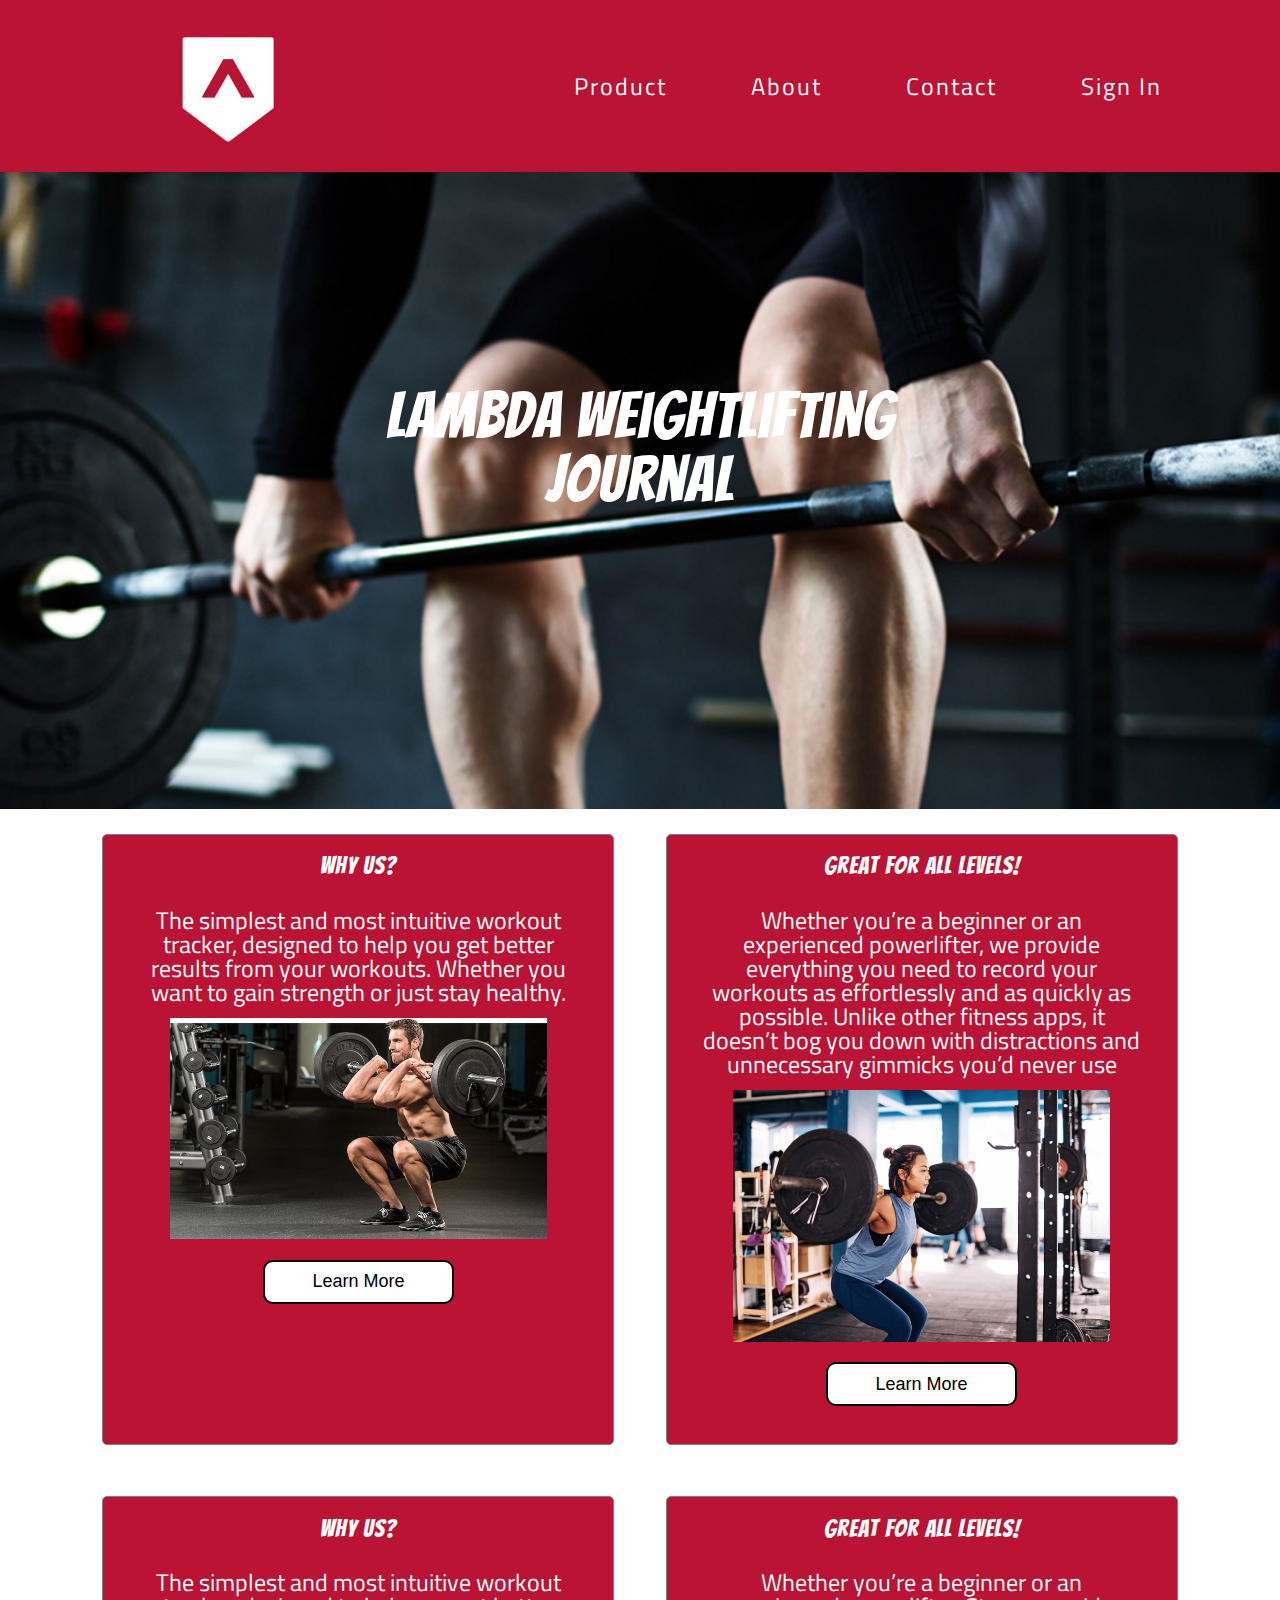
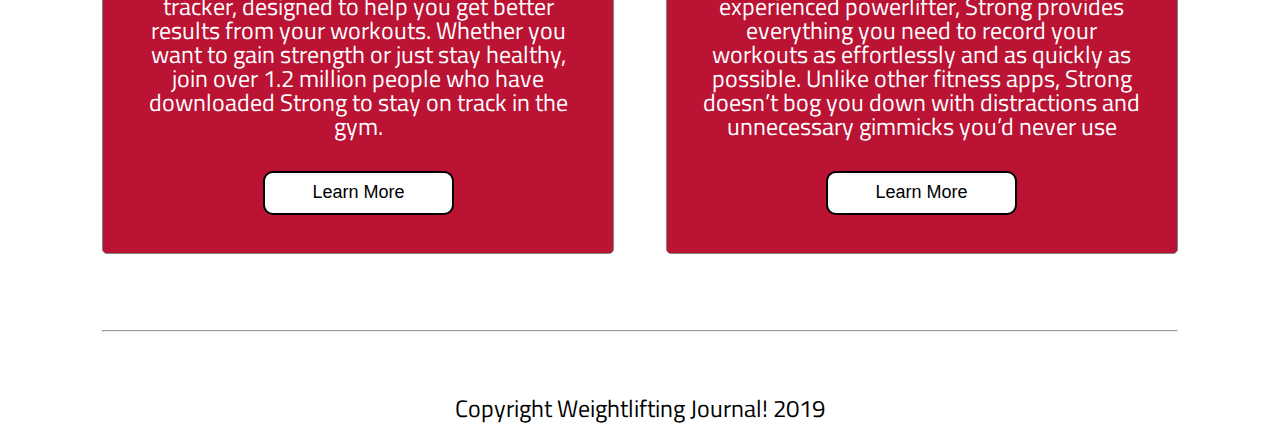
<file: index.html>
<!doctype html>

<html lang="en">
  <head>
    <meta charset="utf-8">
    <title>Lambda Lift</title>
    <link href="https://fonts.googleapis.com/css?family=Bangers|Titillium+Web" rel="stylesheet">
    <link rel="stylesheet" href="css/index.css">
  </head>

    <body class="services">

      <!-- NAV BAR -->
      <header class="nav">
        <nav>
            <a href="index.html"><img class="logo-link" src="img/Lambda.png" alt=""></a>

          <div class="nav-links">
            <a href="#">Product</a>
            <a href="#">About</a>
            <a href="">Contact</a>
            <a href="https://weight-lifiting-journal.netlify.com">Sign In</a>
          </div>
        </nav>
      </header>
      
    <section class="hero-section">

      <div class="services-info">
        <h1>Lambda Weightlifting Journal</h1>
      </div>
    </section>

    <section class="services-offered">
      <div class="service">
        <h2>Why Us?</h2>
        <p>The simplest and most intuitive workout tracker, designed to help you get better results from your workouts. Whether you want to gain strength or just stay healthy.</p>
        <img class="content-image" src="img/gym.jpg" alt="">
        <button>Learn More</button>
      </div>

      <div class="service">
        <h2>Great for all levels!</h2>
        <p>Whether you’re a beginner or an experienced powerlifter, we provide everything you need to record your workouts as effortlessly and as quickly as possible. Unlike other fitness apps, it doesn’t bog you down with distractions and unnecessary gimmicks you’d never use</p>
        <img class="content-image" src="img/gym2.jpg" alt="">
        <button>Learn More</button>
      </div>

      <div class="service">
          <h2>Why Us?</h2>
          <p>The simplest and most intuitive workout tracker, designed to help you get better results from your workouts. Whether you want to gain strength or just stay healthy, join over 1.2 million people who have downloaded Strong to stay on track in the gym.</p>
        <button>Learn More</button>
      </div>

      <div class="service">
          <h2>Great for all levels!</h2>
          <p>Whether you’re a beginner or an experienced powerlifter, Strong provides everything you need to record your workouts as effortlessly and as quickly as possible. Unlike other fitness apps, Strong doesn’t bog you down with distractions and unnecessary gimmicks you’d never use</p>
        <button>Learn More</button>
      </div>

    </section>

    <hr>

    <footer>
      Copyright Weightlifting Journal! 2019
    </footer>
    
    </body>

</html>
</file>
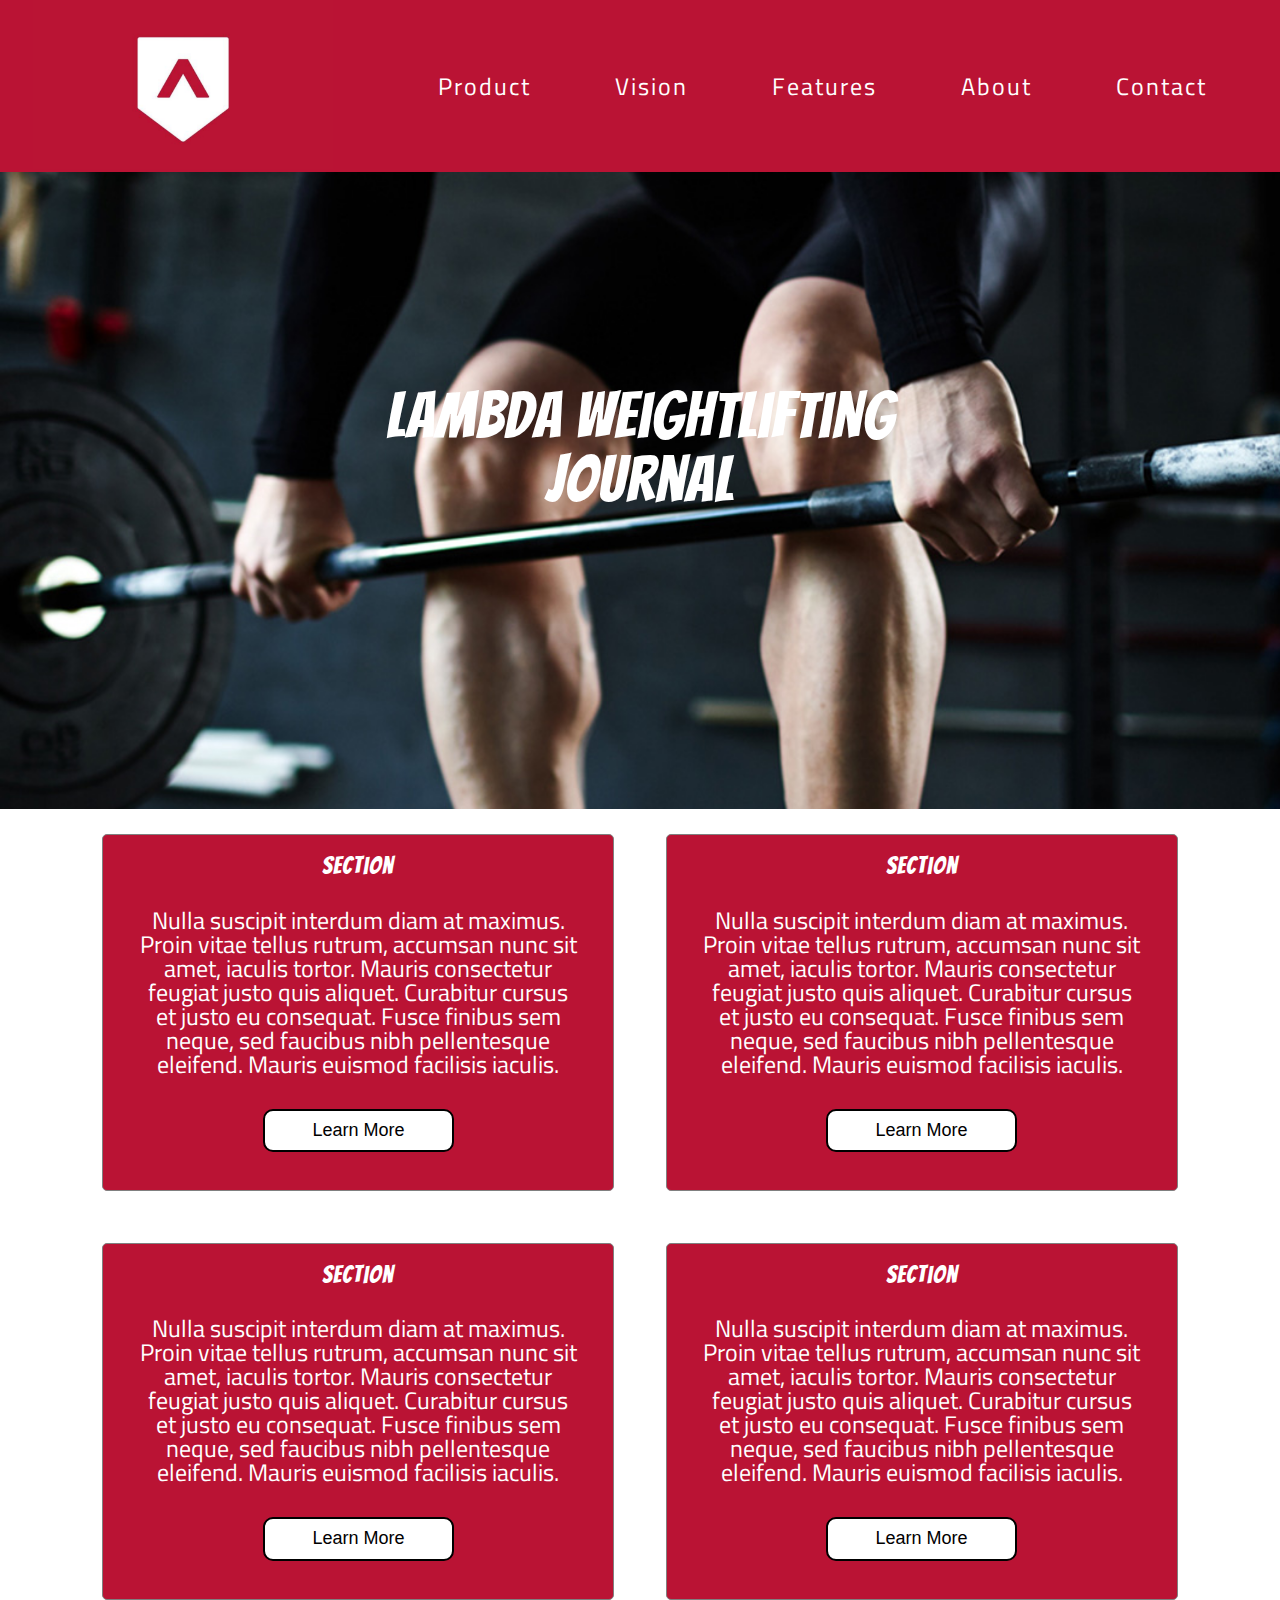
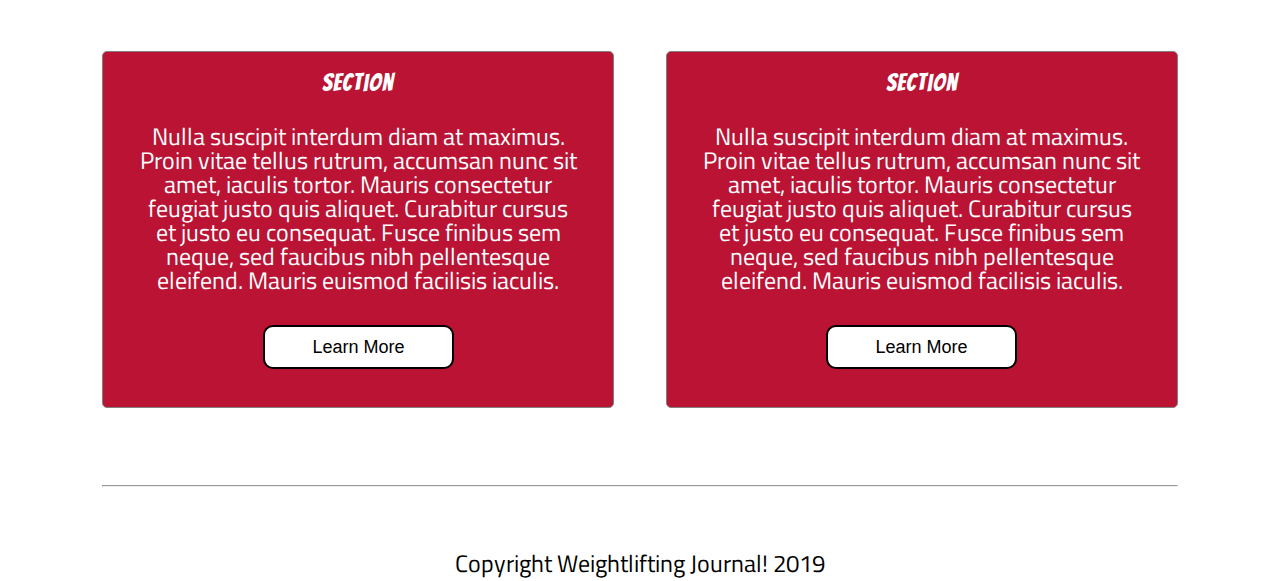
<file: marketing.html>
<!doctype html>

<html lang="en">
  <head>
    <meta charset="utf-8">
    <title>Lambda Lift</title>
    <link href="https://fonts.googleapis.com/css?family=Bangers|Titillium+Web" rel="stylesheet">
    <link rel="stylesheet" href="css/index.css">
  </head>

    <body class="services">

      <!-- NAV BAR -->
      <header class="nav">
        <nav>
            <a href="index.html"><img class="logo-link" src="img/Lambda.png" alt="""></a>

          <div class="nav-links">
            <a href="#">Product</a>
            <a href="#">Vision</a>
            <a href="#">Features</a>
            <a href="#">About</a>
            <a href="">Contact</a>
          </div>
        </nav>
      </header>
      
    <section class="hero-section">
      <!-- <img class="hero-image" src="img/hero.png" alt=""> -->
      <!-- <img class="hero-image" src="img/header-weightlifting.jpg" alt=""> -->


      <div class="services-info">
        <h1>Lambda Weightlifting Journal</h1>
      </div>
    </section>

    <section class="services-offered">
      <div class="service">
        <h2>Section</h2>
        <p>Nulla suscipit interdum diam at maximus. Proin vitae tellus rutrum, accumsan nunc sit amet, iaculis tortor. Mauris consectetur feugiat justo quis aliquet. Curabitur cursus et justo eu consequat. Fusce finibus sem neque, sed faucibus nibh pellentesque
        eleifend. Mauris euismod facilisis iaculis.</p>
        <button>Learn More</button>
      </div>

      <div class="service">
        <h2>Section</h2>
        <p>Nulla suscipit interdum diam at maximus. Proin vitae tellus rutrum, accumsan nunc sit amet, iaculis tortor. Mauris consectetur feugiat justo quis aliquet. Curabitur cursus et justo eu consequat. Fusce finibus sem neque, sed faucibus nibh pellentesque
        eleifend. Mauris euismod facilisis iaculis.</p>
        <button>Learn More</button>
      </div>

      <div class="service">
        <h2>Section</h2>
        <p>Nulla suscipit interdum diam at maximus. Proin vitae tellus rutrum, accumsan nunc sit amet, iaculis tortor. Mauris consectetur feugiat justo quis aliquet. Curabitur cursus et justo eu consequat. Fusce finibus sem neque, sed faucibus nibh pellentesque
        eleifend. Mauris euismod facilisis iaculis.</p>
        <button>Learn More</button>
      </div>

      <div class="service">
        <h2>Section</h2>
        <p>Nulla suscipit interdum diam at maximus. Proin vitae tellus rutrum, accumsan nunc sit amet, iaculis tortor. Mauris consectetur feugiat justo quis aliquet. Curabitur cursus et justo eu consequat. Fusce finibus sem neque, sed faucibus nibh pellentesque eleifend. Mauris euismod facilisis iaculis.</p>
        <button>Learn More</button>
      </div>

      <div class="service">
          <h2>Section</h2>
          <p>Nulla suscipit interdum diam at maximus. Proin vitae tellus rutrum, accumsan nunc sit amet, iaculis tortor. Mauris consectetur feugiat justo quis aliquet. Curabitur cursus et justo eu consequat. Fusce finibus sem neque, sed faucibus nibh pellentesque eleifend. Mauris euismod facilisis iaculis.</p>
          <button>Learn More</button>
      </div>

      <div class="service">
          <h2>Section</h2>
          <p>Nulla suscipit interdum diam at maximus. Proin vitae tellus rutrum, accumsan nunc sit amet, iaculis tortor. Mauris consectetur feugiat justo quis aliquet. Curabitur cursus et justo eu consequat. Fusce finibus sem neque, sed faucibus nibh pellentesque eleifend. Mauris euismod facilisis iaculis.</p>
          <button>Learn More</button>
      </div>

    </section>

    <hr>

    <footer>
      Copyright Weightlifting Journal! 2019
    </footer>
    
    </body>

</html>
</file>
<file: css/index.css>
/* Run: less-watch-compiler less css index.less */
.btn {
  padding: 2% 14%;
  background: none;
  border: 2px solid black;
  font-size: 28px;
}
html,
body,
div,
span,
applet,
object,
iframe,
h1,
h2,
h3,
h4,
h5,
h6,
p,
blockquote,
pre,
a,
abbr,
acronym,
address,
big,
cite,
code,
del,
dfn,
em,
img,
ins,
kbd,
q,
s,
samp,
small,
strike,
strong,
sub,
sup,
tt,
var,
b,
u,
i,
center,
dl,
dt,
dd,
ol,
ul,
li,
fieldset,
form,
label,
legend,
table,
caption,
tbody,
tfoot,
thead,
tr,
th,
td,
article,
aside,
canvas,
details,
embed,
figure,
figcaption,
footer,
header,
hgroup,
menu,
nav,
output,
ruby,
section,
summary,
time,
mark,
audio,
video {
  margin: 0;
  padding: 0;
  border: 0;
  font-size: 100%;
  font: inherit;
  vertical-align: baseline;
}
/* HTML5 display-role reset for older browsers */
article,
aside,
details,
figcaption,
figure,
footer,
header,
hgroup,
menu,
nav,
section {
  display: block;
}
body {
  line-height: 1;
}
ol,
ul {
  list-style: none;
}
blockquote,
q {
  quotes: none;
}
blockquote:before,
blockquote:after,
q:before,
q:after {
  content: '';
  content: none;
}
table {
  border-collapse: collapse;
  border-spacing: 0;
}
/* Set every element's box-sizing to border-box */
* {
  box-sizing: border-box;
}
html,
body {
  height: 100%;
  font-family: 'Titillium Web', sans-serif;
}
h1,
h2,
h3,
h4,
h5 {
  font-family: 'Bangers', cursive;
  letter-spacing: 1px;
  margin-bottom: 15px;
}
/* -- NAV BAR -- */
.nav {
  padding-bottom: 8%;
}
nav {
  display: flex;
  justify-content: space-around;
  align-items: center;
  background-color: #BA1334;
  position: fixed;
  width: 100%;
}
.logo-link {
  width: 300px;
}
.nav-links a {
  color: white;
  font-size: 24px;
  text-decoration: none;
  margin: 40px;
  letter-spacing: 2px;
}
.nav-links a:hover {
  text-decoration: underline;
}
/* -- HERO SECTION -- */
.hero {
  display: flex;
  justify-content: space-around;
  align-items: center;
  text-align: center;
  padding: 5% 0%;
}
.hero-title {
  text-align: center;
  width: 28%;
}
.hero-title h1 {
  text-align: center;
  font-size: 120px;
}
.hero-title button {
  padding: 2% 14%;
  background: none;
  border: 2px solid black;
  font-size: 28px;
}
.hero-image {
  width: 100%;
}
.hero-section {
  background-image: url('../img/header-weightlifting.jpg');
  background-size: cover;
  overflow: hidden;
}
.content-image {
  width: 80%;
}
.services-info {
  padding: 20%;
  text-align: center;
  color: white;
}
.service {
  text-align: center;
}
.services-info h1 {
  font-size: 64px !important;
}
h3,
p,
a {
  font-size: 24px;
}
/* -- FOOTER -- */
footer {
  text-align: center;
  font-size: 24px;
  margin: 5%;
}
/* -- SERVICES INFO -- */
.services-info {
  margin: 2% 8%;
}
/* -- SERVICES SECTION -- */
.services hr {
  margin: 4% 8%;
}
.services-offered {
  display: flex;
  flex-wrap: wrap;
  justify-content: center;
}
.service {
  border: 1px solid grey;
  border-radius: 5px;
  margin: 2%;
  width: 40%;
  padding: 1.5%;
  color: white;
  background-color: #BA1334;
}
.service h2 {
  font-size: 24px;
  padding: 0% 3%;
}
.service p {
  padding: 3%;
}
.service button {
  margin: 4%;
  padding: 2% 10%;
  background: none;
  border: 2px solid black;
  border-radius: 10px;
  font-size: 18px;
  background-color: white;
}
/* -- ABOUT SECTION-- */
.about {
  display: flex;
  justify-content: space-around;
  margin: 4%;
}
.about-details {
  width: 45%;
}
.about-details h2 {
  font-size: 24px;
}
.about img {
  width: 40%;
}
.about ul {
  margin: 6% 4%;
  font-size: 24px;
}
.about li {
  margin: 2% 0%;
  list-style-type: square;
}
/* -- PRODUCT PAGE -- */
.product-header-img {
  width: 100%;
  height: 500px;
}
/* -- MEDIA QUERIES -- */
@media (max-width: 800px) {
  .service {
    width: 80%;
  }
  .nav {
    padding-bottom: 0%;
  }
  nav {
    flex-direction: column-reverse;
  }
  .nav-links a {
    margin: 18px;
  }
  .logo-link {
    margin: 5% 0%;
  }
  .hero {
    margin-top: 15%;
  }
  .hero-image {
    display: none;
  }
  .hero-title {
    width: 58%;
  }
  .content-info {
    width: 50%;
    padding: 2%;
  }
  .content-info p {
    font-size: 18px;
  }
  .contact {
    margin: 8% 0%;
  }
  .contact p {
    margin: 5% 5%;
  }
}
@media only screen and (max-width: 500px) {
  nav {
    position: relative;
  }
  .nav-links {
    display: flex;
    flex-direction: column;
  }
  .nav-links a {
    border-top: 1px solid white;
    width: 100vw;
    height: 73px;
    margin: 0%;
    text-align: center;
    padding: 4%;
  }
  .hero-title {
    width: 78%;
  }
  .hero-title h1 {
    font-size: 100px;
  }
  .content-top,
  .content-bottom {
    display: block;
  }
  .content-info {
    width: 100%;
    margin: 12% 0%;
  }
}
</file>
